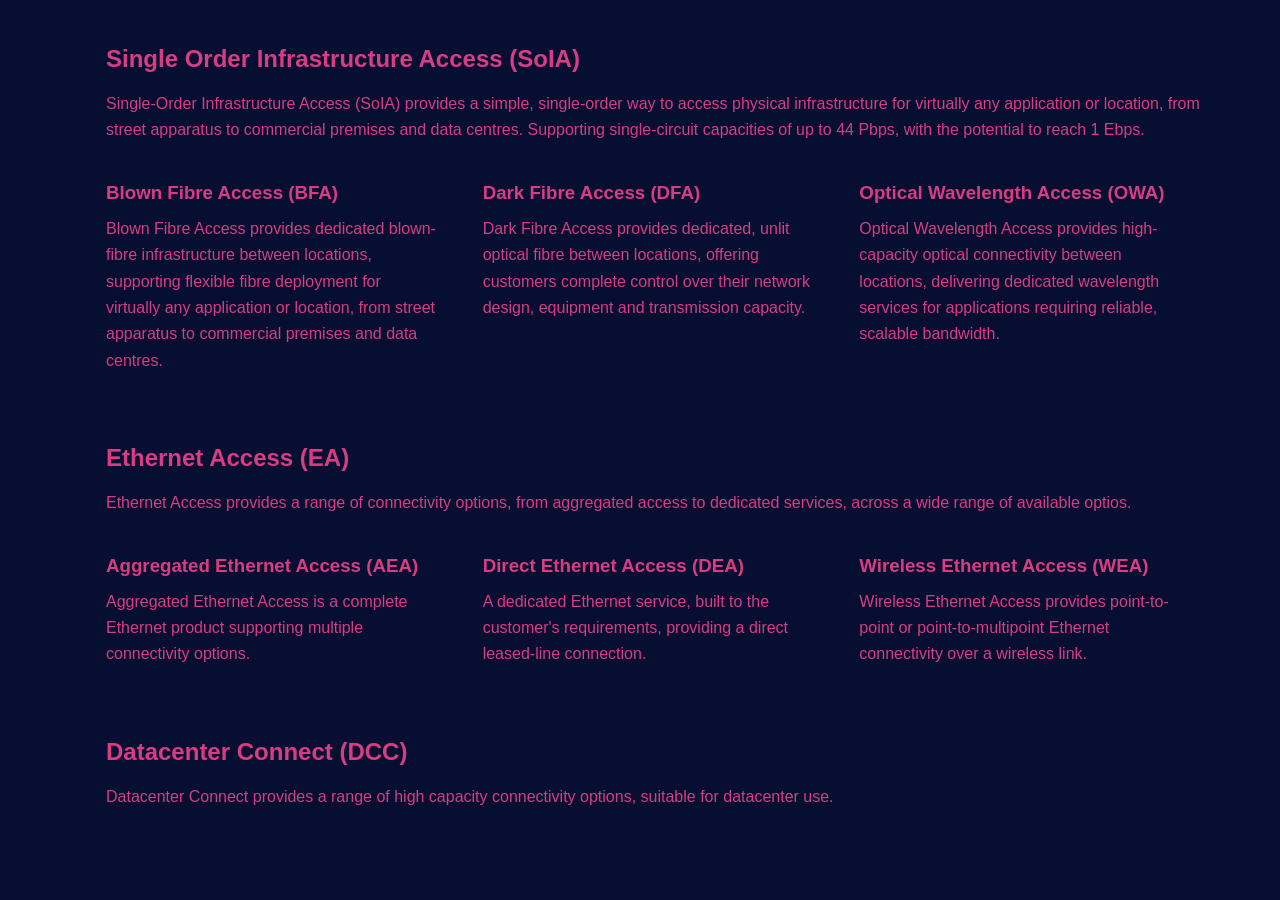
<file: net/wholesale/index.html>
<!DOCTYPE html>

<html>



<head>

<link rel="stylesheet" href="style.css">

</head>



<body>




<main style="max-width: 1100px; margin: 45px auto 70px; padding: 0 25px;">

    <h2 class="h21" style="margin: 0 0 18px;">Single Order Infrastructure Access (SoIA)</h2>

    <b1 class="h21" style="display: block; width: 100%; margin: 0 0 38px; line-height: 1.65;">Single-Order Infrastructure Access (SoIA) provides a simple, single-order way to access physical infrastructure for virtually any application or location, from street apparatus to commercial premises and data centres. Supporting single-circuit capacities of up to 44 Pbps, with the potential to reach 1 Ebps.</b1>

    <div style="display: grid; grid-template-columns: repeat(3, minmax(0, 1fr)); gap: 30px; width: 100%; box-sizing: border-box;">

        <div style="min-width: 0;">
            <h3 class="h21" style="margin: 0 0 12px;">Blown Fibre Access (BFA)</h3>
            <b1 class="h21" style="display: block; line-height: 1.65;">Blown Fibre Access provides dedicated blown-fibre infrastructure between locations, supporting flexible fibre deployment for virtually any application or location, from street apparatus to commercial premises and data centres.</b1>
        </div>

        <div style="min-width: 0;">
            <h3 class="h21" style="margin: 0 0 12px;">Dark Fibre Access (DFA)</h3>
            <b1 class="h21" style="display: block; line-height: 1.65;">Dark Fibre Access provides dedicated, unlit optical fibre between locations, offering customers complete control over their network design, equipment and transmission capacity.</b1>
        </div>

        <div style="min-width: 0;">
            <h3 class="h21" style="margin: 0 0 12px;">Optical Wavelength Access (OWA)</h3>
            <b1 class="h21" style="display: block; line-height: 1.65;">Optical Wavelength Access provides high-capacity optical connectivity between locations, delivering dedicated wavelength services for applications requiring reliable, scalable bandwidth.</b1>
        </div>

    </div>

</main>

<main style="max-width: 1100px; margin: 45px auto 70px; padding: 0 25px;">

    <h2 class="h21" style="margin: 0 0 18px;">Ethernet Access (EA)</h2>

    <b1 class="h21" style="display: block; width: 100%; margin: 0 0 38px; line-height: 1.65;">Ethernet Access provides a range of connectivity options, from aggregated access to dedicated services, across a wide range of available optios.</b1>

    <div style="display: grid; grid-template-columns: repeat(3, minmax(0, 1fr)); gap: 30px; width: 100%; box-sizing: border-box;">

        <div style="min-width: 0;">
            <h3 class="h21" style="margin: 0 0 12px;">Aggregated Ethernet Access (AEA)</h3>
            <b1 class="h21" style="display: block; line-height: 1.65;">Aggregated Ethernet Access is a complete Ethernet product supporting multiple connectivity options.</b1>
        </div>

        <div style="min-width: 0;">
            <h3 class="h21" style="margin: 0 0 12px;">Direct Ethernet Access (DEA)</h3>
            <b1 class="h21" style="display: block; line-height: 1.65;">A dedicated Ethernet service, built to the customer's requirements, providing a direct leased-line connection.</b1>
        </div>

        <div style="min-width: 0;">
            <h3 class="h21" style="margin: 0 0 12px;">Wireless Ethernet Access (WEA)</h3>
            <b1 class="h21" style="display: block; line-height: 1.65;">Wireless Ethernet Access provides point-to-point or point-to-multipoint Ethernet connectivity over a wireless link.</b1>
        </div>

    </div>

</main>

<main style="max-width: 1100px; margin: 45px auto 70px; padding: 0 25px;">

    <h2 class="h21" style="margin: 0 0 18px;">Datacenter Connect (DCC)</h2>

    <b1 class="h21" style="display: block; width: 100%; margin: 0 0 38px; line-height: 1.65;">Datacenter Connect provides a range of high capacity connectivity options, suitable for datacenter use.</b1>


</main>



</body>

</html>
</file>
<file: net/wholesale/style.css>
body {
	margin: 16;
	font-family: Arial, Helvetica, sans-serrif;
    background-color: #060f31;
}

.h21 {
    color: #d93c82;
    padding-left: 16px;
    
}



.a1 {
    color: #d93c82;
    padding-left: 22px;
}


.site-header {
	width: 100%;
}

.site-header .topnav{
	width: 100%;
    display: flex;
    justify-content: flex-start;
    align-items: center;
}

.site-header .topnav a{
	overflow: hidden;
	background-color: #333;
    float: left;
	color: #d93c82;
	text-align: center;
	padding: 14px 16px;
	text-decoration: none;
	font-size: 17px;
}

.site-header .topnav a.active {
	background-color: #d93c82;
	color: #060f31;
}

.site-header img {
    width: 120px;
    height: auto;
    padding: 5px;
}




.services {
  --background:#060f31;
  --text:#d93c82;
  --border:#d93c82;
  --image-height:160px;

  width:100%;
  padding:16px;
  box-sizing:border-box;

  display:flex;
  flex-wrap:wrap;
  gap:16px;
}

.service {
  flex:0 1 300px;
  min-width:260px;

  color:var(--text);
  background:var(--background);
  border:1px solid var(--border);
  border-radius:8px;
  overflow:hidden;
  text-decoration:none;
}

.service img {
  width:100%;
  height:var(--image-height);
  display:block;
  object-fit:cover;
  object-position:var(--pos,center);
}

.service h3,
.service p {
  margin:14px 18px;
}

.service p {
  margin-top:-6px;
  margin-bottom:18px;
  opacity:.75;
}

@media(max-width:600px) {
  .services {
    padding:16px;
  }

  .service {
    flex-basis:100%;
  }
}




#service-config {

  --sc-pink: #d93c82;
  --sc-background: #060f31;

  width: 100%;
  max-width: 900px;

  margin: 0 auto;
  padding: 24px;

  background: #060f31 !important;
  color: #d93c82 !important;
}


#service-config *,
#service-config *::before,
#service-config *::after {
  box-sizing: border-box;
}


/* HEADER */

#service-config .sc-header {
  margin-bottom: 24px;
}

#service-config .sc-header h1 {
  margin: 0 0 6px;

  color: #d93c82 !important;

  font-size: 24px;
  line-height: 1.2;
}

#service-config .sc-header p {
  margin: 0;

  color: #d93c82 !important;

  font-size: 14px;
}


/* GROUP */

#service-config .sc-group {
  margin-bottom: 22px;
}

#service-config .sc-group-heading {
  margin-bottom: 8px;
}

#service-config .sc-group-heading h2 {
  margin: 0 0 3px;

  color: #d93c82 !important;

  font-size: 16px;
  line-height: 1.3;
}

#service-config .sc-group-heading p {
  margin: 0;

  color: #d93c82 !important;

  font-size: 14px;
}


/* OPTIONS */

#service-config .sc-options {
  display: flex;
  flex-wrap: wrap;
  gap: 8px;
}

#service-config .sc-option {
  width: 175px;
  margin: 0;

  color: #d93c82 !important;

  cursor: pointer;
}


/* HIDDEN RADIO */

#service-config .sc-option > input {
  position: absolute;

  width: 1px;
  height: 1px;

  margin: -1px;

  opacity: 0;

  pointer-events: none;
}


/* OPTION BOX */

#service-config .sc-option-box {
  display: flex;

  flex-direction: column;

  min-height: 90px;

  padding: 10px 11px;

  border: 1px solid #d93c82;
  border-radius: 6px;

  background: #060f31 !important;

  color: #d93c82 !important;
}


/* HOVER */

#service-config .sc-option:hover
.sc-option-box {
  background: #0a1640 !important;
}


/* SELECTED */

#service-config .sc-option > input:checked
+ .sc-option-box {

  border: 2px solid #d93c82;

  background: rgba(
    217,
    60,
    130,
    0.15
  ) !important;

  color: #d93c82 !important;
}


/* OPTION NAME */

#service-config .sc-option-name {
  display: block;

  margin-bottom: 3px;

  color: #d93c82 !important;

  font-size: 14px;
  font-weight: 600;
}


/* DESCRIPTION */

#service-config .sc-option-description {
  display: block;

  color: #d93c82 !important;

  font-size: 14px;

  line-height: 1.3;
}


/* PRICE */

#service-config .sc-option-price {
  display: block;

  margin-top: auto;

  padding-top: 7px;

  color: #d93c82 !important;

  font-size: 12px;

  font-weight: 600;
}


/* UNAVAILABLE */

#service-config .sc-option--unavailable {
  cursor: not-allowed;
}

#service-config .sc-option--unavailable
.sc-option-box {

  opacity: 0.4;

  background: #060f31 !important;

  border-color: #d93c82 !important;

  cursor: not-allowed;
}

#service-config .sc-option--unavailable:hover
.sc-option-box {
  background: #060f31 !important;
}


/* BOTTOM */

#service-config .sc-bottom {

  display: flex;

  align-items: center;

  justify-content: space-between;

  gap: 20px;

  margin-top: 26px;

  padding-top: 15px;

  border-top: 1px solid #d93c82;
}


/* TOTAL */

#service-config .sc-total {
  display: flex;

  flex-direction: column;

  gap: 5px;
}

#service-config .sc-total-line {
  display: flex;

  align-items: baseline;

  gap: 8px;
}

#service-config .sc-total-label {
  color: #d93c82 !important;

  font-size: 14px;
}

#service-config .sc-total-value {
  color: #d93c82 !important;

  font-size: 18px;

  line-height: 1.2;
}


/* CONTINUE */

#service-config .sc-continue {

  padding: 9px 18px;

  border: 1px solid #d93c82;

  border-radius: 6px;

  background: #060f31 !important;

  color: #d93c82 !important;

  font: inherit;

  font-size: 14px;

  font-weight: 600;

  cursor: pointer;
}

#service-config .sc-continue:hover {

  background: rgba(
    217,
    60,
    130,
    0.15
  ) !important;
}


/* MOBILE */

@media (max-width: 600px) {

  #service-config {
    padding: 18px 14px;
  }

  #service-config .sc-options {

    display: grid;

    grid-template-columns:
      repeat(
        2,
        minmax(0, 1fr)
      );
  }

  #service-config .sc-option {
    width: auto;
  }

  #service-config .sc-bottom {

    flex-direction: column;

    align-items: stretch;
  }

  #service-config .sc-continue {
    width: 100%;
  }

}


@media (max-width: 400px) {

  #service-config .sc-options {
    grid-template-columns: 1fr;
  }

}
</file>
